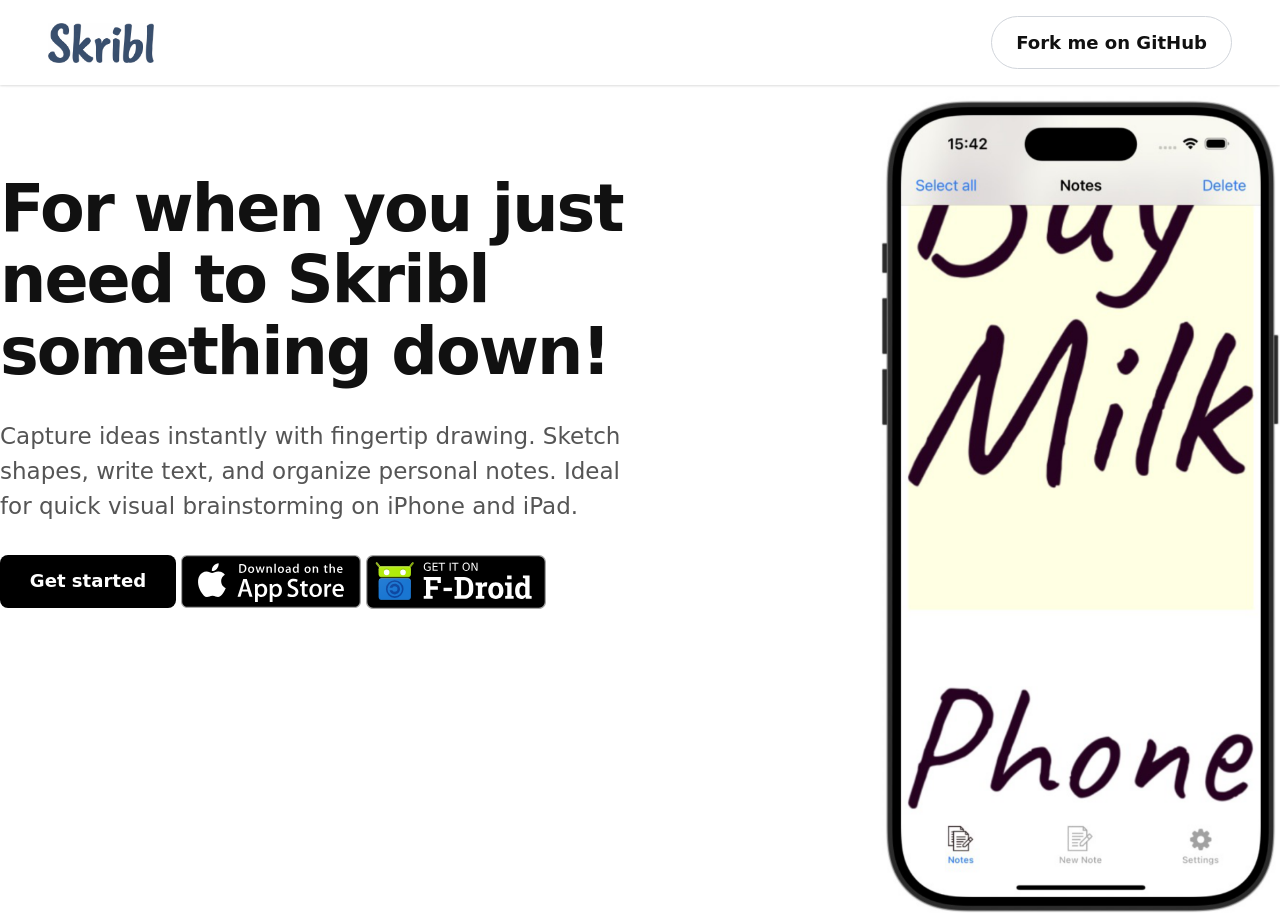
<file: index.html>
<!DOCTYPE html>
<html lang="en">
<head>
  <meta charset="UTF-8">
  <meta name="viewport" content="width=device-width, initial-scale=1.0">
  <title>Skribl - A notes application</title>
  <link rel="stylesheet" href="css/layout.css">
  <link rel="stylesheet" href="css/styles.css">
</head>
<body>
  <page-container>
    <header>
      <header-content>
        <img src="img/text.png" alt="Skribl Logo" style="max-height: 2.5rem;">
        <a href="https://github.com/matthewblott/skribl" role="button" target="_blank" rel="referrer" class="github-link">Fork me on GitHub</a>
      </header-content>
    </header>
    <hero-section>
      <main>
        <h1>For when you just need to Skribl something down!</h1>
        <p>Capture ideas instantly with fingertip drawing. Sketch shapes, write text, and organize personal notes. Ideal for quick visual brainstorming on iPhone and iPad.</p>
        <ul>
          <li>
            <a class="app-link" href="https://skribl.coderscoffeehouse.com" target="_blank" rel="noreferrer" role="button">
              Get started
            </a>
          </li>
          <li>
            <a href="https://apps.apple.com/us/app/skribl/id6757318403" target="_blank" rel="noreferrer">
              <img src="img/app-store.svg" alt="Download on the App Store" width="180">
            </a>
          </li>
          <li>
            <a href="#" target="_blank" rel="noreferrer">
              <img src="img/f-droid-cropped.svg" alt="Get it on F-Droid" width="180">
            </a>
          </li>
        </ul>
      </main>
      <hero-image>
        <img src="img/note-selected.png" alt="Skribl mobile app showing handwritten notes">
      </hero-image>
    </hero-section>
  </page-container>
</body>
</html>
</file>
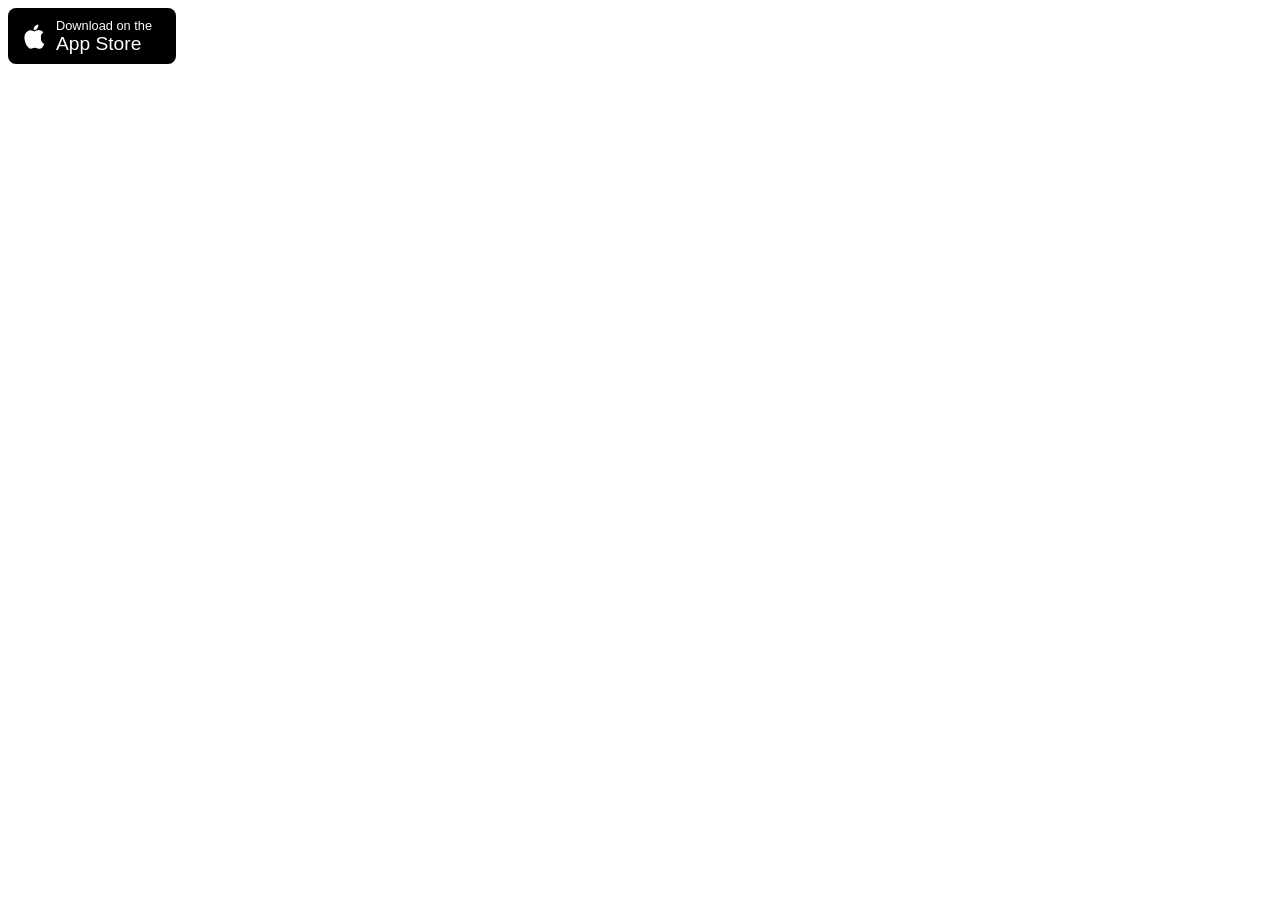
<file: apple.html>
<!DOCTYPE html>
<html lang="en">
<head>
  <meta charset="UTF-8">
  <meta name="viewport" content="width=device-width, initial-scale=1.0">
  <title>Skribl - A notes application</title>
  <style>
    * {
      font-family: "SF Pro Semibold", -apple-system, BlinkMacSystemFont, "Segoe UI", Roboto, Oxygen-Sans, Ubuntu, Cantarell, "Helvetica Neue", sans-serif;
    }

    a {
      color: white;
      background-color: black;
      text-decoration: none;
      display: inline-flex;
      align-items: center;
      padding: 0.5em 1.5em 0.5em 0.5em; /* top right bottom left */
      border-radius: 0.5em;

      svg path {
        fill: white;
      }

      .text-container {
        display: flex;
        flex-direction: column;

        span:first-child {
          font-size: 0.8em;
        }

        span:last-child {
          font-size: 1.2em;
        }
      }
    }

  </style>
</head>
<body>


  <a href="#" role="button">
    <svg viewBox="0 0 30 30" width="40" height="40">
      <path d="M18.7 15.6c-.1-2.2 1.8-3.3 1.9-3.3-1-1.5-2.6-1.7-3.2-1.7-1.4-.1-2.8.8-3.5.8s-1.8-.8-3-.8c-1.5 0-3 1-3.8 2.4-1.6 2.8-.4 7 1.1 9.3.8 1.1 1.7 2.3 2.9 2.3s1.5-.7 3-.7 1.8.7 3 .7c1.1 0 2-.1 2.8-1.2.9-1.3 1.3-2.6 1.3-2.6-.1-.1-2.5-1-2.5-3.8zm-2.8-6.3c.6-.8 1-1.9.9-3-.9.1-2.1.6-2.7 1.4-.6.7-1 1.8-.9 2.8 1.1.1 2.1-.4 2.7-1.2z" fill="white"/>
    </svg>
    <div class="text-container">
      <span>Download on the</span>
      <span>App Store</span>
    </div>
  </a> 

</body>
</html>
</file>
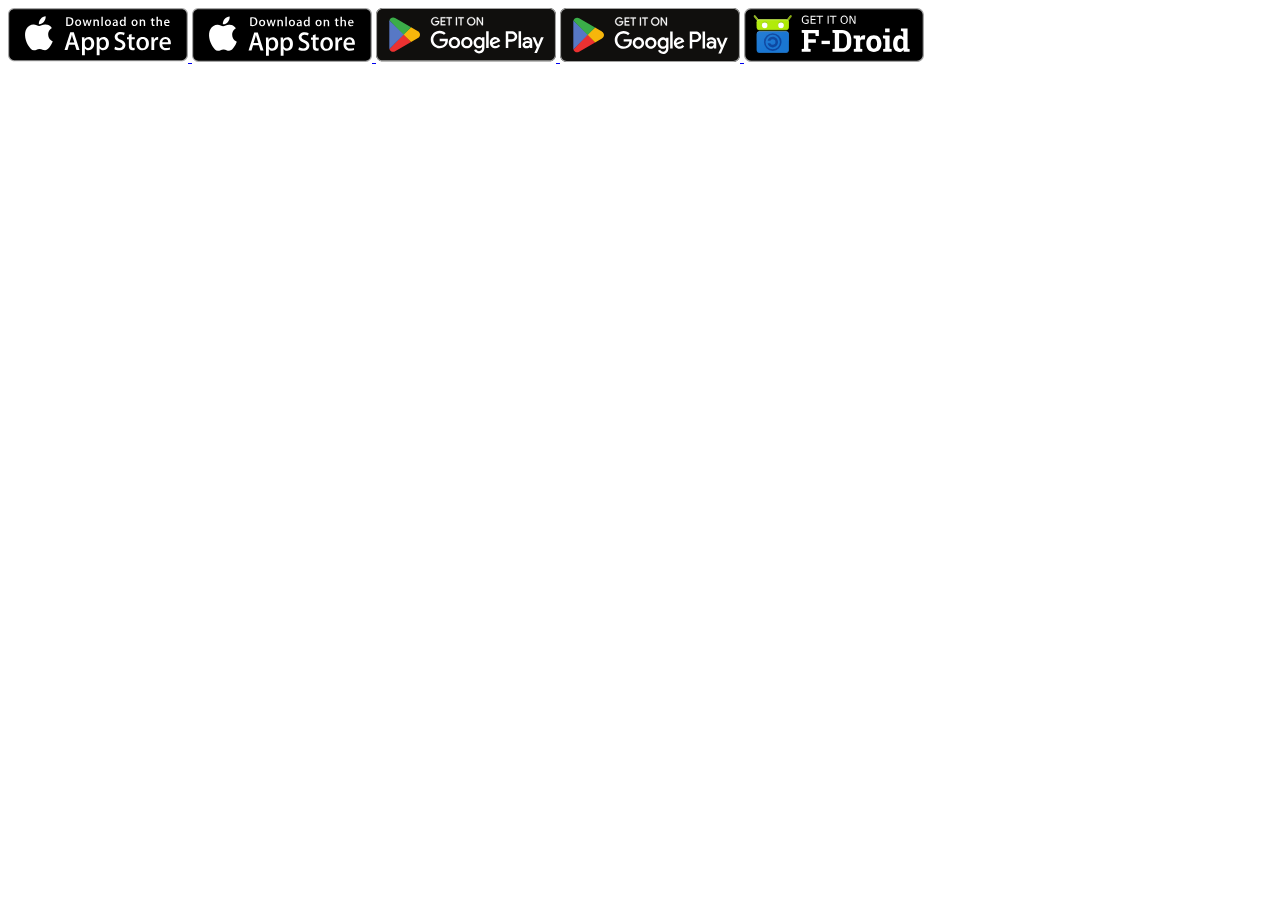
<file: links.html>
<!DOCTYPE html>
<html lang="en">
<head>
  <meta charset="UTF-8">
  <meta name="viewport" content="width=device-width, initial-scale=1.0">
  <title>Skribl - A notes application</title>
</head>
<body>
  <a href="https://apps.apple.com/us/app/skribl/id6757318403" target="_blank" rel="noreferrer">
    <svg width="180" height="53.333">
      <use href="img/app-store.svg?x=3#app-store"></use>
    </svg>
  </a>
  <a href="#">
    <img src="img/app-store.svg" alt="Download on the App Store" width="180">
  </a>
  <a href="#" target="_blank" rel="noreferrer">
    <svg width="180" height="53.333">
      <use href="img/google-play.svg?x=3#google-play"></use>
    </svg>
  </a>
  <a href="#">
    <img src="img/google-play.svg" alt="Get it on Google Play" width="180">
  </a>
  <a href="https://f-droid.org/packages/com.matthewblott.jimlog">
    <img src="img/f-droid-cropped.svg" alt="Get it on F-Droid" width="180">
  </a>
</body>
</html>
</file>
<file: css/layout.css>
page-container {
  display: flex;
  flex-direction: column;
  align-items: center;
  margin: 0 auto;
  min-height: 100vh;
}

header {
  width: 100%;
  background-color: var(--color-bg); /* ensure background for sticky */
  display: flex;
  justify-content: center;
  margin-bottom: clamp(0.33rem, 0.83vi, 0.67rem);
}

header-content {
  display: flex;
  justify-content: space-between;
  align-items: center;
  width: 100%;
  /* max-width: 80rem; */
  padding-inline: clamp(1rem, 5vi, 3rem);
  padding-block: 1rem;
}

hero-section {
  display: flex;
  flex-direction: column;
  align-items: center;
  gap: clamp(2rem, 5vi, 4rem);
  width: 100%;
  /* max-width: 80rem; */
  padding-inline: clamp(1rem, 5vi, 3rem);
}

@media (min-width: 64rem) {
  hero-section {
    flex-direction: row;
    justify-content: space-between;
    align-items: flex-start;
  }
}

main {
  display: flex;
  flex-direction: column;
  align-items: center;
  text-align: center;
  gap: clamp(1rem, 3vi, 2rem);
  max-width: 40rem;

  ul {
    list-style-type: none;
    display: flex;
    gap: 0.3rem;
    margin: 0;
    padding: 0;
  }
}

@media (min-width: 64rem) {
  main {
    align-items: flex-start;
    text-align: left;
    flex: 1;
    margin-top: clamp(3rem, 6vi, 5rem);
  }
}

hero-image {
  width: 100%;
  max-width: 25rem;
  display: flex;
  justify-content: center;
}

@media (min-width: 64rem) {
  hero-image {
    flex: 1;
    justify-content: flex-end;
  }
}
</file>
<file: css/styles.css>
:root {
  --color-bg: #ffffff;
  --color-text: #111111;
  --color-text-muted: #555555;
  --color-primary: #3b82f6;
  --color-primary-hover: #2563eb;
  --font-body: system-ui, -apple-system, sans-serif;
  
  --step-0: clamp(1rem, 0.96rem + 0.22vi, 1.13rem);
  --step-1: clamp(1.2rem, 1.12rem + 0.43vi, 1.44rem);
  --step-2: clamp(1.44rem, 1.29rem + 0.74vi, 1.84rem);
  --step-3: clamp(1.73rem, 1.49rem + 1.2vi, 2.38rem);
  --step-4: clamp(2.07rem, 1.69rem + 1.9vi, 3.1rem);
  --step-5: clamp(2.49rem, 1.91rem + 2.91vi, 4.07rem);
}

header {
  background-color: var(--color-bg);
  box-shadow: 0 1px 3px rgba(0, 0, 0, 0.05), 0 1px 2px rgba(0, 0, 0, 0.1);
  position: sticky;
  top: 0;
  z-index: 10;
}

body {
  margin: 0;
  background-color: var(--color-bg);
  color: var(--color-text);
  font-family: var(--font-body);
  font-size: var(--step-0);
  line-height: 1.5;
}

h1 {
  font-size: var(--step-5);
  font-weight: 800;
  line-height: 1.1;
  letter-spacing: -0.03em;
  margin: 0;
  color: var(--color-text);
}

p {
  font-size: var(--step-1);
  color: var(--color-text-muted);
  margin: 0;
}

a[role="button"] {
  display: inline-block;
  background-color: var(--color-primary);
  color: white;
  text-decoration: none;
  font-weight: 600;
  padding: 0.75rem 1.5rem;
  border-radius: 9999px;
  font-size: var(--step-0);
  transition: background-color 0.2s ease;

  &:hover {
    background-color: var(--color-primary-hover);
  }
}

a.app-store-button[role="button"] {
  background-color: transparent;
  padding: 0;
  border-radius: 0;
  
  &:hover {
    background-color: transparent;
    opacity: 0.8;
  }
}

a.github-link[role="button"] {
  background-color: transparent;
  color: var(--color-text);
  border: 1px solid #d1d5db;
  
  &:hover {
    background-color: #f3f4f6;
  }
}

button,
a.app-link[role="button"] {
  border: none;
  border-radius: 0.5rem; 
  background: black;
  color: white;
  cursor: pointer;
  width: 8rem;
  height: 1.8rem;

  /* box-shadow: var(--shadow); */
  text-align: center;

  &:hover {
    background: color-mix(in srgb, var(--color-primary), black 10%);
  }
}

img {
  max-width: 100%;
  height: auto;
}

hero-image img {
  width: 100%;
  height: auto;
}
</file>
